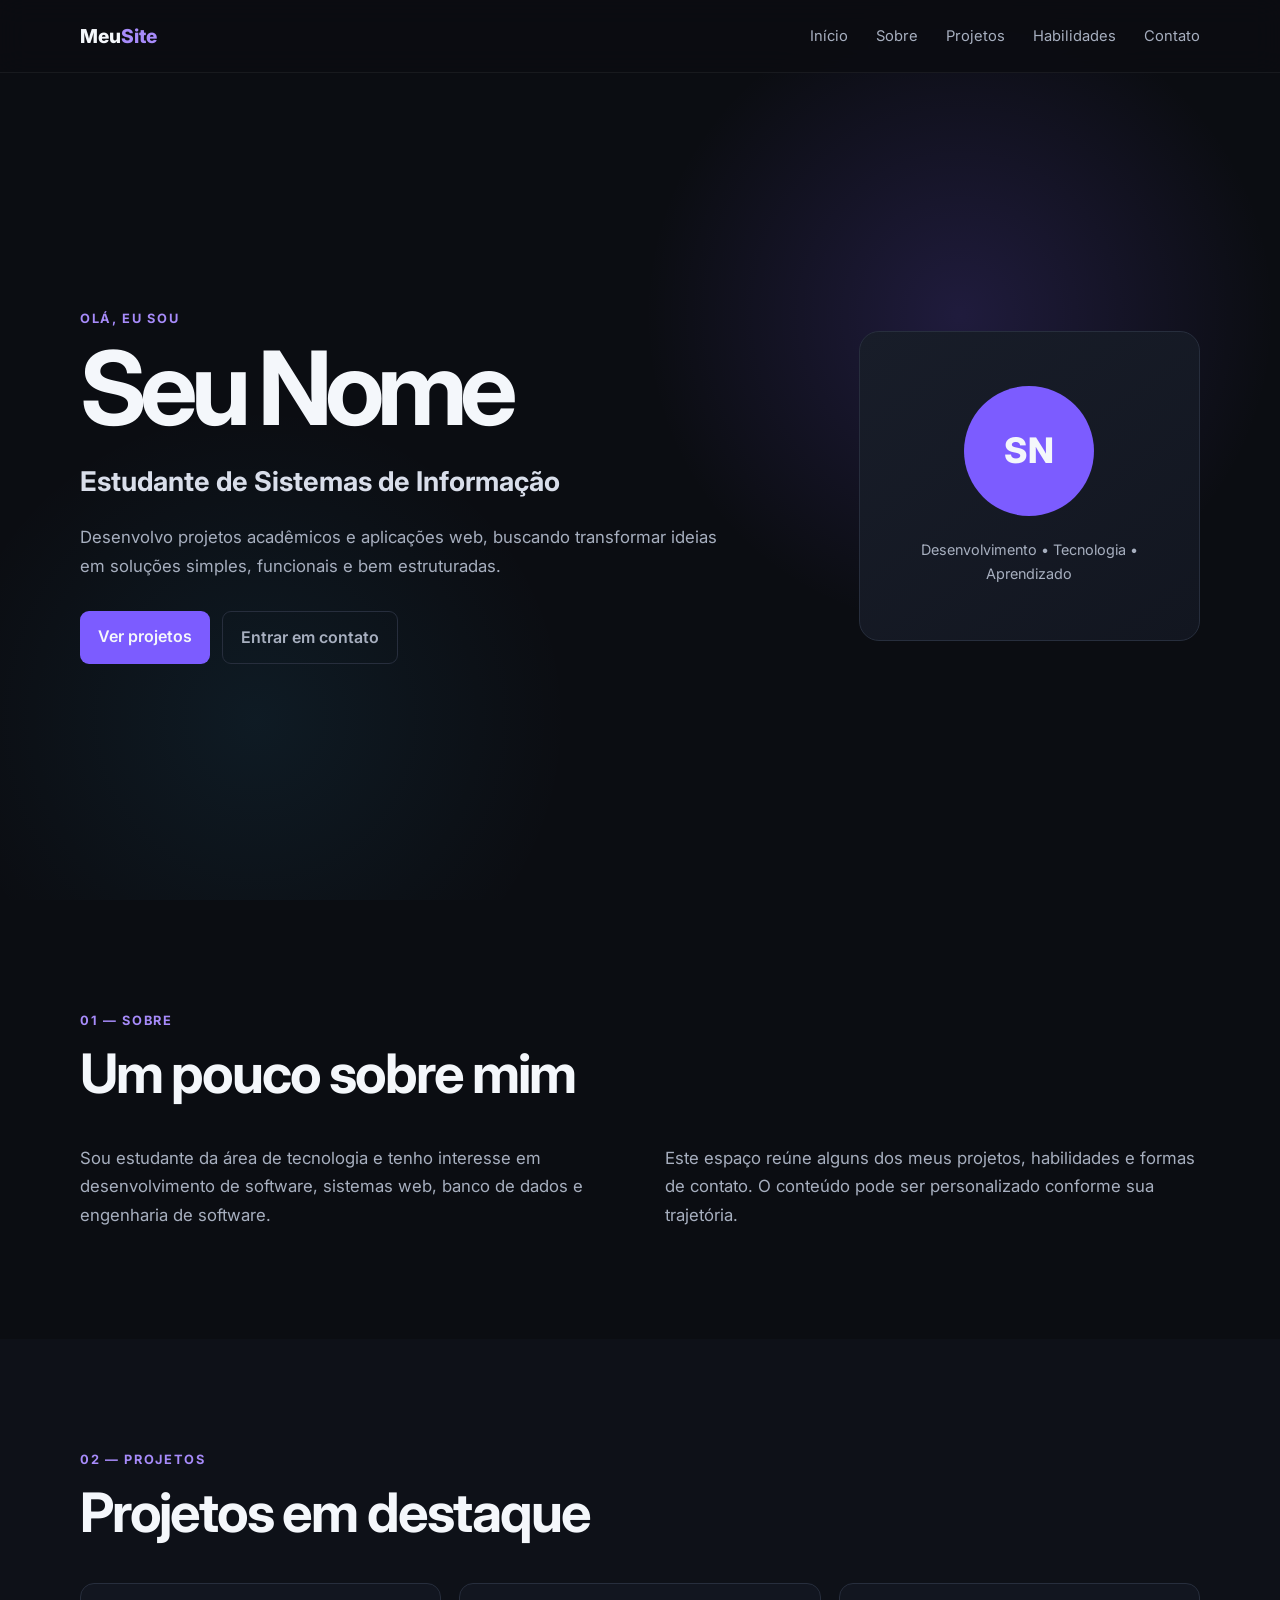
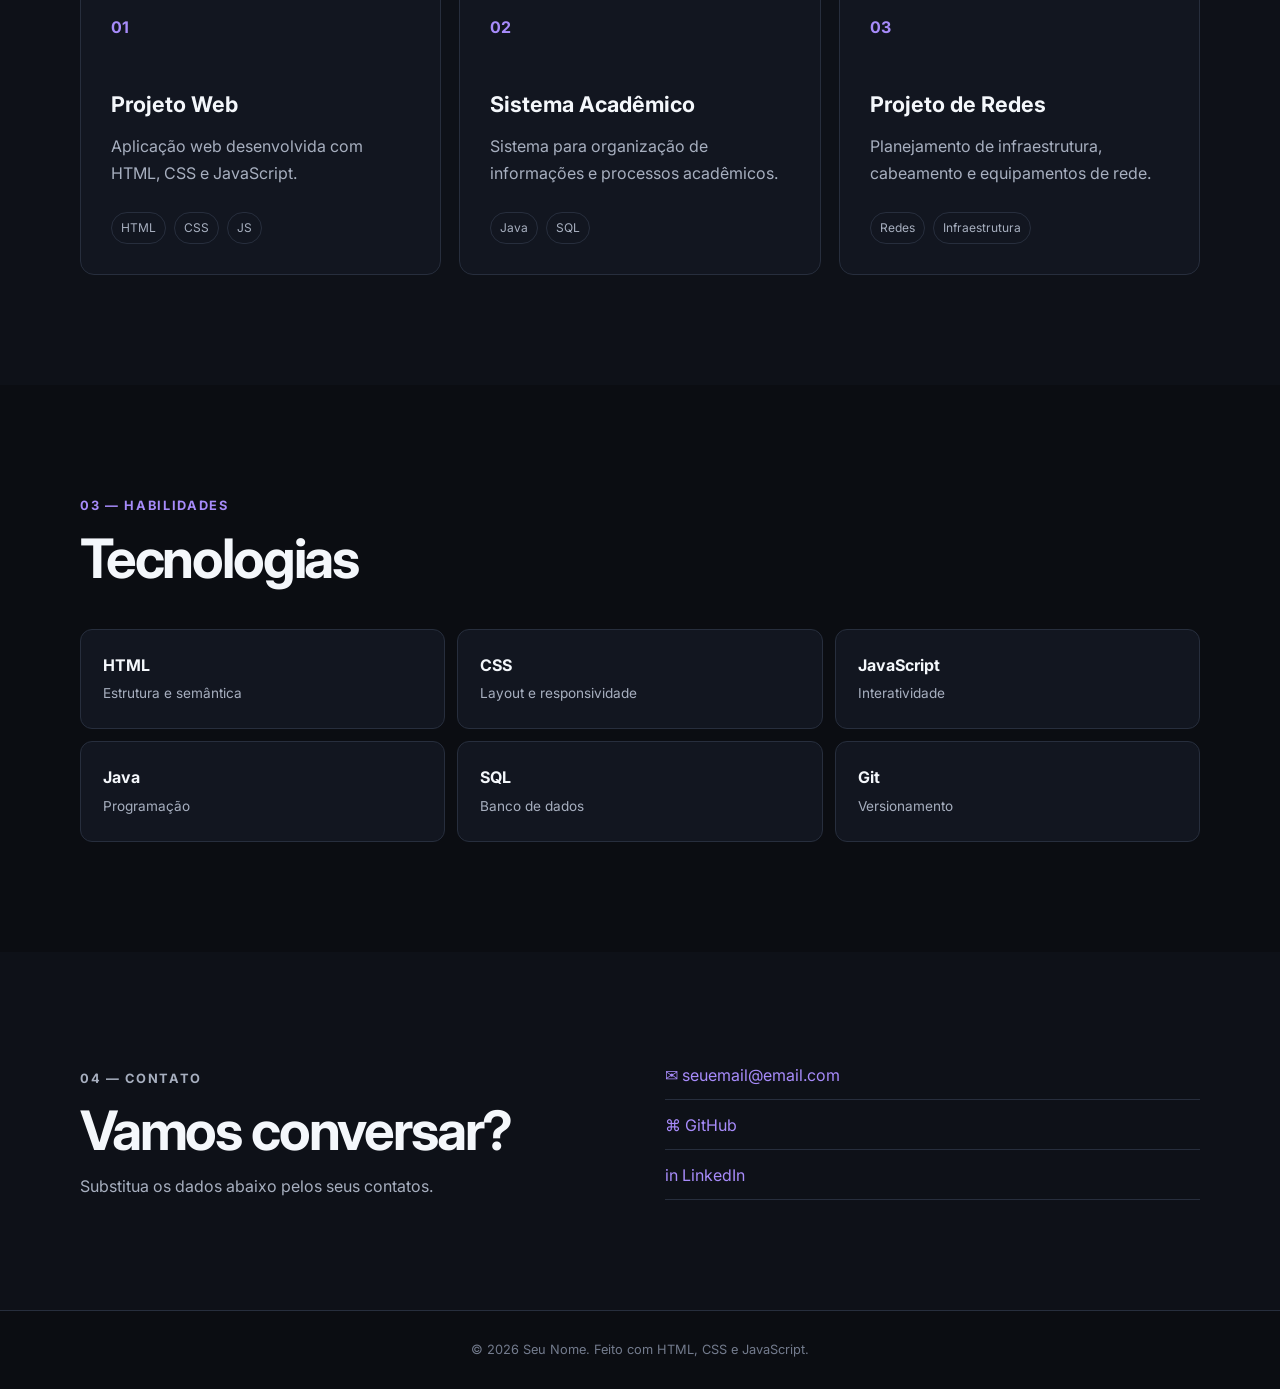
<file: index.html>
<!DOCTYPE html>
<html lang="pt-BR">
<head>
  <meta charset="UTF-8">
  <meta name="viewport" content="width=device-width, initial-scale=1.0">
  <meta name="description" content="Portfólio pessoal e acadêmico.">
  <title>Meu Portfólio</title>
  <link rel="stylesheet" href="style.css">
</head>
<body>
  <header class="header">
    <nav class="nav container">
      <a href="#inicio" class="logo">Meu<span>Site</span></a>
      <button class="menu-toggle" aria-label="Abrir menu">☰</button>
      <ul class="nav-links">
        <li><a href="#inicio">Início</a></li>
        <li><a href="#sobre">Sobre</a></li>
        <li><a href="#projetos">Projetos</a></li>
        <li><a href="#habilidades">Habilidades</a></li>
        <li><a href="#contato">Contato</a></li>
      </ul>
    </nav>
  </header>

  <main>
    <section id="inicio" class="hero">
      <div class="container hero-content">
        <div>
          <p class="eyebrow">Olá, eu sou</p>
          <h1>Seu Nome</h1>
          <h2>Estudante de Sistemas de Informação</h2>
          <p class="hero-text">
            Desenvolvo projetos acadêmicos e aplicações web, buscando transformar
            ideias em soluções simples, funcionais e bem estruturadas.
          </p>
          <div class="buttons">
            <a href="#projetos" class="btn primary">Ver projetos</a>
            <a href="#contato" class="btn secondary">Entrar em contato</a>
          </div>
        </div>
        <div class="hero-card">
          <div class="avatar">SN</div>
          <p>Desenvolvimento • Tecnologia • Aprendizado</p>
        </div>
      </div>
    </section>

    <section id="sobre" class="section">
      <div class="container">
        <p class="section-label">01 — Sobre</p>
        <h2>Um pouco sobre mim</h2>
        <div class="about-grid">
          <p>
            Sou estudante da área de tecnologia e tenho interesse em desenvolvimento
            de software, sistemas web, banco de dados e engenharia de software.
          </p>
          <p>
            Este espaço reúne alguns dos meus projetos, habilidades e formas de
            contato. O conteúdo pode ser personalizado conforme sua trajetória.
          </p>
        </div>
      </div>
    </section>

    <section id="projetos" class="section projects-section">
      <div class="container">
        <p class="section-label">02 — Projetos</p>
        <h2>Projetos em destaque</h2>
        <div class="projects">
          <article class="project-card">
            <span class="project-number">01</span>
            <h3>Projeto Web</h3>
            <p>Aplicação web desenvolvida com HTML, CSS e JavaScript.</p>
            <div class="tags"><span>HTML</span><span>CSS</span><span>JS</span></div>
          </article>

          <article class="project-card">
            <span class="project-number">02</span>
            <h3>Sistema Acadêmico</h3>
            <p>Sistema para organização de informações e processos acadêmicos.</p>
            <div class="tags"><span>Java</span><span>SQL</span></div>
          </article>

          <article class="project-card">
            <span class="project-number">03</span>
            <h3>Projeto de Redes</h3>
            <p>Planejamento de infraestrutura, cabeamento e equipamentos de rede.</p>
            <div class="tags"><span>Redes</span><span>Infraestrutura</span></div>
          </article>
        </div>
      </div>
    </section>

    <section id="habilidades" class="section">
      <div class="container">
        <p class="section-label">03 — Habilidades</p>
        <h2>Tecnologias</h2>
        <div class="skills">
          <div class="skill"><strong>HTML</strong><span>Estrutura e semântica</span></div>
          <div class="skill"><strong>CSS</strong><span>Layout e responsividade</span></div>
          <div class="skill"><strong>JavaScript</strong><span>Interatividade</span></div>
          <div class="skill"><strong>Java</strong><span>Programação</span></div>
          <div class="skill"><strong>SQL</strong><span>Banco de dados</span></div>
          <div class="skill"><strong>Git</strong><span>Versionamento</span></div>
        </div>
      </div>
    </section>

    <section id="contato" class="section contact-section">
      <div class="container contact">
        <div>
          <p class="section-label">04 — Contato</p>
          <h2>Vamos conversar?</h2>
          <p>Substitua os dados abaixo pelos seus contatos.</p>
        </div>
        <div class="contact-links">
          <a href="mailto:seuemail@email.com">✉ seuemail@email.com</a>
          <a href="https://github.com/" target="_blank" rel="noopener">⌘ GitHub</a>
          <a href="https://www.linkedin.com/" target="_blank" rel="noopener">in LinkedIn</a>
        </div>
      </div>
    </section>
  </main>

  <footer class="footer">
    <p>© <span id="year"></span> Seu Nome. Feito com HTML, CSS e JavaScript.</p>
  </footer>

  <script src="script.js"></script>
</body>
</html>
</file>
<file: style.css>
@import url('https://fonts.googleapis.com/css2?family=Inter:wght@400;500;600;700;800&display=swap');

:root {
  --bg: #0b0d12;
  --surface: #121620;
  --surface-2: #181d29;
  --text: #f4f7fb;
  --muted: #a7afbf;
  --accent: #7c5cff;
  --accent-2: #a78bfa;
  --border: #272e3d;
  --max: 1120px;
}

* { box-sizing: border-box; margin: 0; padding: 0; }

html { scroll-behavior: smooth; }

body {
  font-family: 'Inter', sans-serif;
  background: var(--bg);
  color: var(--text);
  line-height: 1.7;
}

a { color: inherit; text-decoration: none; }

.container {
  width: min(100% - 40px, var(--max));
  margin-inline: auto;
}

.header {
  position: fixed;
  top: 0;
  width: 100%;
  z-index: 100;
  background: rgba(11, 13, 18, .82);
  backdrop-filter: blur(14px);
  border-bottom: 1px solid rgba(255,255,255,.06);
}

.nav {
  height: 72px;
  display: flex;
  align-items: center;
  justify-content: space-between;
}

.logo { font-size: 1.2rem; font-weight: 800; }
.logo span { color: var(--accent-2); }

.nav-links {
  display: flex;
  gap: 28px;
  list-style: none;
}

.nav-links a {
  color: var(--muted);
  font-size: .92rem;
  transition: .2s;
}

.nav-links a:hover { color: var(--text); }

.menu-toggle {
  display: none;
  border: 0;
  background: transparent;
  color: var(--text);
  font-size: 1.5rem;
  cursor: pointer;
}

.hero {
  min-height: 100vh;
  display: grid;
  align-items: center;
  padding-top: 72px;
  background:
    radial-gradient(circle at 75% 35%, rgba(124,92,255,.18), transparent 28%),
    radial-gradient(circle at 20% 80%, rgba(56,189,248,.08), transparent 25%);
}

.hero-content {
  display: grid;
  grid-template-columns: 1.35fr .65fr;
  gap: 70px;
  align-items: center;
}

.eyebrow, .section-label {
  color: var(--accent-2);
  font-size: .8rem;
  font-weight: 700;
  letter-spacing: .13em;
  text-transform: uppercase;
}

h1 {
  margin-top: 10px;
  font-size: clamp(3.2rem, 8vw, 6.8rem);
  line-height: .95;
  letter-spacing: -.07em;
}

.hero h2 {
  margin-top: 22px;
  font-size: clamp(1.2rem, 2.5vw, 1.7rem);
  color: #d9deea;
}

.hero-text {
  max-width: 650px;
  margin-top: 18px;
  color: var(--muted);
  font-size: 1.05rem;
}

.buttons { display: flex; gap: 12px; margin-top: 30px; }

.btn {
  padding: 12px 18px;
  border-radius: 9px;
  font-weight: 600;
  transition: transform .2s, background .2s;
}

.btn:hover { transform: translateY(-2px); }
.primary { background: var(--accent); }
.secondary { border: 1px solid var(--border); color: var(--muted); }

.hero-card {
  min-height: 310px;
  border: 1px solid var(--border);
  background: linear-gradient(145deg, var(--surface-2), var(--surface));
  border-radius: 20px;
  display: flex;
  flex-direction: column;
  justify-content: center;
  align-items: center;
  text-align: center;
  padding: 30px;
}

.avatar {
  width: 130px;
  height: 130px;
  border-radius: 50%;
  display: grid;
  place-items: center;
  background: var(--accent);
  font-size: 2.2rem;
  font-weight: 800;
  margin-bottom: 22px;
}

.hero-card p { color: var(--muted); font-size: .9rem; }

.section { padding: 110px 0; }

.section h2 {
  font-size: clamp(2rem, 5vw, 3.4rem);
  line-height: 1.1;
  letter-spacing: -.04em;
  margin: 12px 0 40px;
}

.about-grid {
  display: grid;
  grid-template-columns: 1fr 1fr;
  gap: 50px;
  color: var(--muted);
  font-size: 1.05rem;
}

.projects-section { background: #0e1118; }

.projects {
  display: grid;
  grid-template-columns: repeat(3, 1fr);
  gap: 18px;
}

.project-card {
  position: relative;
  min-height: 290px;
  padding: 30px;
  border: 1px solid var(--border);
  background: var(--surface);
  border-radius: 14px;
  transition: transform .25s, border-color .25s;
}

.project-card:hover {
  transform: translateY(-6px);
  border-color: #4b556b;
}

.project-number { color: var(--accent-2); font-weight: 700; }
.project-card h3 { margin-top: 45px; font-size: 1.35rem; }
.project-card p { color: var(--muted); margin-top: 10px; }

.tags { display: flex; gap: 8px; margin-top: 25px; flex-wrap: wrap; }
.tags span {
  padding: 5px 9px;
  border: 1px solid var(--border);
  border-radius: 999px;
  color: var(--muted);
  font-size: .75rem;
}

.skills {
  display: grid;
  grid-template-columns: repeat(3, 1fr);
  gap: 12px;
}

.skill {
  padding: 22px;
  border: 1px solid var(--border);
  border-radius: 12px;
  background: var(--surface);
}

.skill strong { display: block; }
.skill span { color: var(--muted); font-size: .85rem; }

.contact-section { background: #0e1118; }

.contact {
  display: grid;
  grid-template-columns: 1fr 1fr;
  gap: 50px;
  align-items: end;
}

.contact h2 { margin-bottom: 12px; }
.contact p { color: var(--muted); }

.contact-links {
  display: flex;
  flex-direction: column;
  gap: 12px;
}

.contact-links a {
  color: var(--accent-2);
  border-bottom: 1px solid var(--border);
  padding-bottom: 10px;
}

.footer {
  padding: 28px 20px;
  text-align: center;
  color: #737b8d;
  border-top: 1px solid var(--border);
  font-size: .8rem;
}

@media (max-width: 800px) {
  .menu-toggle { display: block; }
  .nav-links {
    display: none;
    position: absolute;
    top: 72px;
    left: 0;
    width: 100%;
    padding: 20px;
    background: var(--surface);
    flex-direction: column;
    gap: 15px;
    border-bottom: 1px solid var(--border);
  }
  .nav-links.active { display: flex; }
  .hero-content, .about-grid, .contact { grid-template-columns: 1fr; }
  .hero { padding: 120px 0 80px; }
  .hero-card { min-height: 240px; }
  .projects, .skills { grid-template-columns: 1fr; }
  .section { padding: 80px 0; }
}
</file>
